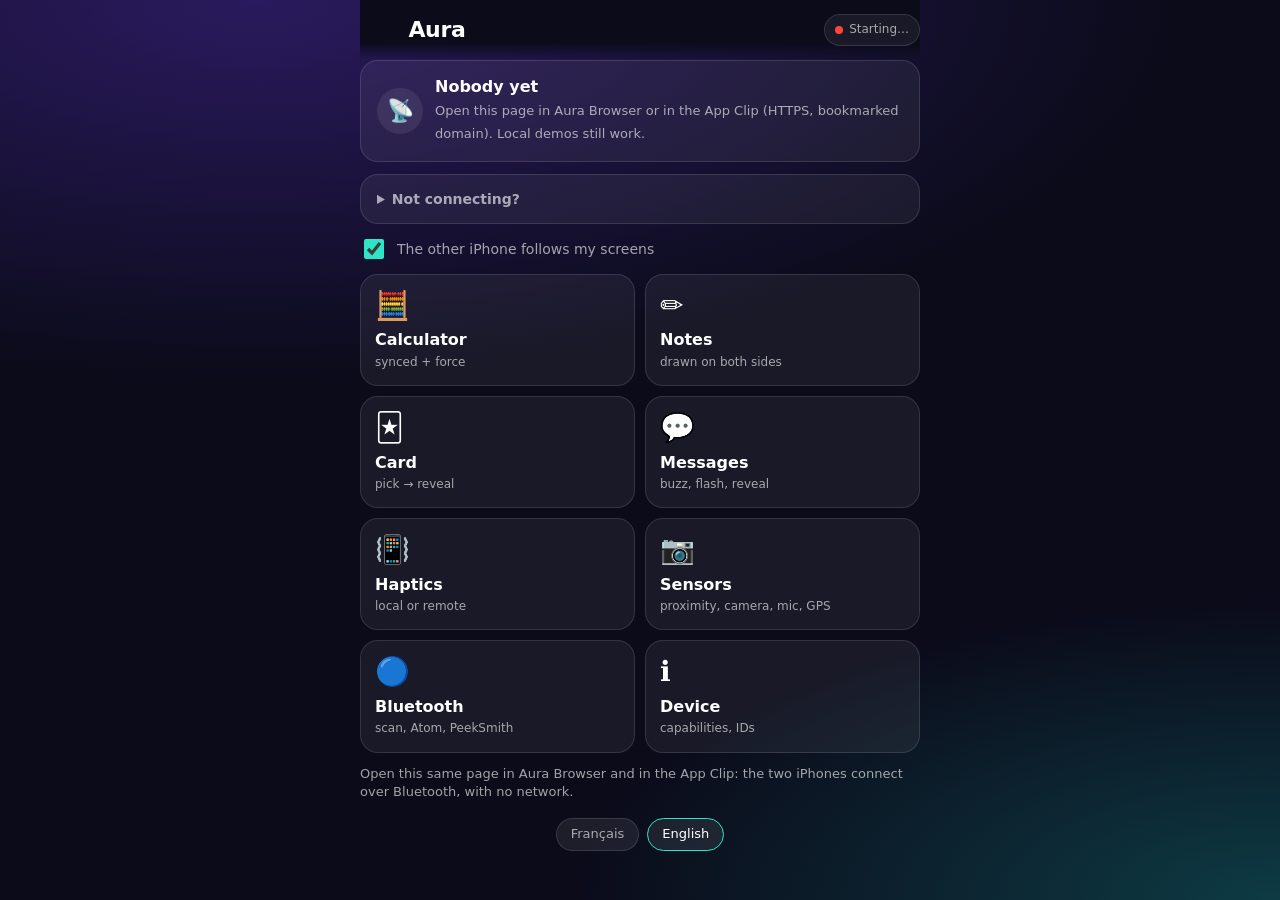
<file: index.html>
<!doctype html>
<html lang="fr">
<head>
<meta charset="utf-8">
<meta name="viewport" content="width=device-width, initial-scale=1, viewport-fit=cover, user-scalable=no">
<meta name="theme-color" content="#0b0b1a">
<title data-en="Aura · All demos">Aura · Toutes les démos</title>
<!--
  Aura · All demos — one page, opened on BOTH iPhones:
    - in Aura Browser (your iPhone)          → host: waits for the App Clip;
    - in the App Clip (scan of your tag)     → guest: looks for your iPhone and connects by itself.
  The Bluetooth link (Aura.peer) is automatic, needs no network, and stays open when you switch demos
  (navigation uses #hash, the page is never reloaded).

  Hosting: HTTPS, on a domain in your Aura bookmarks (or the domain of the App Clip's page).

  URL options:
    ?room=abc          named room (same value on both sides) instead of automatic pairing through the tag
    ?role=host|join    force the role (e.g. two Aura Browsers: ?room=abc&role=host / ?room=abc&role=join)
    ?mock=host|join    simulator to test on a computer: open two tabs, one with host, one with join
    ?lang=fr|en        language (default: the phone language)
-->
<link rel="stylesheet" href="style.css">
<script src="i18n.js"></script>
<script>
  // Simulator (computer tests only): loaded only with ?mock=…
  if (/[?&]mock=/.test(location.search)) document.write('<script src="aura-mock.js"><\/script>');
</script>
<script src="aura-atom.js"></script>
<script src="aura-peeksmith.js"></script>
</head>
<body data-role="none">

<header class="top">
  <button class="back" id="back" aria-label="Retour" data-en-aria="Back">‹</button>
  <h1 id="title">Aura</h1>
  <button id="pill" class="pill wait"><span class="dot"></span><span id="pillText" data-en="Starting…">Démarrage…</span></button>
</header>

<!-- =================================================================== HOME -->
<section class="view" id="v-home" data-title="Aura" data-title-en="Aura">
  <div class="card conn" id="connCard">
    <div class="avatar" id="avatar">📡</div>
    <div class="grow">
      <strong id="peerName" data-en="Nobody yet">Personne pour l'instant</strong>
      <span id="peerInfo">…</span>
      <small id="lastDiag" class="last-diag"></small>
    </div>
  </div>

  <details class="card room-box">
    <summary data-en="Not connecting?">Ça ne se connecte pas ?</summary>
    <p class="hint"
       data-en-html="Enter the same code on both iPhones (e.g. 1234) to link them without the tag. Leave it empty to go back to automatic pairing. Each step is logged on the &lt;a href=&quot;#info&quot;&gt;Device&lt;/a&gt; screen.">Entrez le même code sur les deux iPhones (ex. 1234) pour les relier sans passer par le tag. Laissez vide pour revenir à l'appairage automatique. Le détail de chaque étape est dans l'écran <a href="#info">Appareil</a>.</p>
    <form id="roomForm" class="row">
      <input id="roomInput" class="grow" placeholder="Code de salon" data-en-placeholder="Room code" autocomplete="off" autocapitalize="off" inputmode="numeric">
      <button class="primary" data-en="Use">Utiliser</button>
    </form>
  </details>

  <label class="switch host-only"><input type="checkbox" id="follow" checked>
    <span data-en="The other iPhone follows my screens">L'autre iPhone suit mes écrans</span></label>

  <div class="grid">
    <a class="tile" href="#calc"><b>🧮</b><span data-en="Calculator">Calculatrice</span><small data-en="synced + force">synchronisée + forçage</small></a>
    <a class="tile" href="#draw"><b>✏️</b><span>Notes</span><small data-en="drawn on both sides">reproduit dans les 2 sens</small></a>
    <a class="tile" href="#cards"><b>🃏</b><span data-en="Card">Carte</span><small data-en="pick → reveal">choix → révélation</small></a>
    <a class="tile" href="#chat"><b>💬</b><span>Messages</span><small data-en="buzz, flash, reveal">vibrer, flash, révéler</small></a>
    <a class="tile" href="#haptics"><b>📳</b><span data-en="Haptics">Haptique</span><small data-en="local or remote">locale ou à distance</small></a>
    <a class="tile" href="#sensors"><b>📷</b><span data-en="Sensors">Capteurs</span><small data-en="proximity, camera, mic, GPS">proximité, caméra, micro, GPS</small></a>
    <a class="tile" href="#ble"><b>🔵</b><span>Bluetooth</span><small data-en="scan, Atom, PeekSmith">scan, Atom, PeekSmith</small></a>
    <a class="tile" href="#info"><b>ℹ️</b><span data-en="Device">Appareil</span><small data-en="capabilities, IDs">capacités, identifiants</small></a>
  </div>
  <p class="hint" data-en="Open this same page in Aura Browser and in the App Clip: the two iPhones connect over Bluetooth, with no network.">Ouvrez cette même page dans Aura Browser et dans l'App Clip : les deux iPhones se connectent en Bluetooth, sans réseau.</p>
  <div class="lang-switch">
    <button data-lang="fr">Français</button>
    <button data-lang="en">English</button>
  </div>
</section>

<!-- =================================================================== CALCULATOR -->
<section class="view full" id="v-calc" data-title="Calculatrice" data-title-en="Calculator">
  <iframe id="calcFrame" class="app-frame" src="calc/index.html" title="Calculator"></iframe>
</section>

<!-- =================================================================== NOTES (drawing) -->
<section class="view full" id="v-draw" data-title="Notes" data-title-en="Notes">
  <iframe id="notesFrame" class="app-frame" src="notes/index.html" title="Notes"></iframe>
</section>

<!-- =================================================================== CARD -->
<section class="view" id="v-cards" data-title="Carte" data-title-en="Card">
  <div class="card peek-card">
    <h2 data-en="Card received">Carte reçue</h2>
    <div id="peek" class="peek">—</div>
  </div>
  <h2 data-en="Pick a card">Choisir une carte</h2>
  <div class="suits" id="suits">
    <button data-s="♠" class="on">♠</button><button data-s="♥" class="red">♥</button>
    <button data-s="♦" class="red">♦</button><button data-s="♣">♣</button>
  </div>
  <div class="values" id="values"></div>
  <p class="hint" data-en="The card you tap shows up on the other iPhone with a buzz (and on the PeekSmith if it is connected).">La carte touchée apparaît sur l'autre iPhone avec une vibration (et sur le PeekSmith s'il est connecté).</p>
</section>

<!-- =================================================================== MESSAGES -->
<section class="view" id="v-chat" data-title="Messages" data-title-en="Messages">
  <div class="buttons three">
    <button id="chatBuzz" class="needs-peer" data-en="📳 Buzz">📳 Vibrer</button>
    <button id="chatFlash" class="needs-peer">💡 Flash</button>
    <button id="chatPing" class="needs-peer">⏱️ Ping</button>
  </div>
  <div id="log" class="log"></div>
  <form id="chatForm" class="row">
    <input id="chatInput" class="grow" placeholder="Message…" autocomplete="off" enterkeyhint="send">
    <button class="primary needs-peer" data-en="Send">Envoyer</button>
  </form>
  <form id="revealForm" class="row">
    <input id="revealInput" class="grow" placeholder="Texte à révéler en plein écran…" data-en-placeholder="Text to reveal full screen…" autocomplete="off">
    <button class="needs-peer" data-en="Reveal">Révéler</button>
  </form>
</section>

<!-- =================================================================== HAPTICS -->
<section class="view" id="v-haptics" data-title="Haptique" data-title-en="Haptics">
  <label class="switch"><input type="checkbox" id="hapRemote"><span data-en="Play on the other iPhone">Jouer sur l'autre iPhone</span></label>
  <h2>Impact</h2>
  <div class="buttons">
    <button data-h='["impact",{"style":"light"}]' data-en="Light">Léger</button>
    <button data-h='["impact",{"style":"medium"}]' data-en="Medium">Moyen</button>
    <button data-h='["impact",{"style":"heavy"}]' data-en="Heavy">Fort</button>
    <button data-h='["impact",{"style":"soft"}]' data-en="Soft">Doux</button>
    <button data-h='["impact",{"style":"rigid"}]' data-en="Rigid">Rigide</button>
    <button data-h='["selection"]' data-en="Selection">Sélection</button>
  </div>
  <h2>Notification</h2>
  <div class="buttons three">
    <button data-h='["notification",{"style":"success"}]' data-en="✅ Success">✅ Succès</button>
    <button data-h='["notification",{"style":"warning"}]' data-en="⚠️ Warning">⚠️ Alerte</button>
    <button data-h='["notification",{"style":"error"}]' data-en="⛔ Error">⛔ Erreur</button>
  </div>
  <h2 data-en="Patterns (Core Haptics)">Motifs (Core Haptics)</h2>
  <div class="buttons">
    <button data-p="heart" data-en="❤️ Heartbeat">❤️ Battement</button>
    <button data-p="double">✌️ Double tap</button>
    <button data-p="long" data-en="〰️ Long">〰️ Longue</button>
    <button data-p="ramp" data-en="📈 Ramp">📈 Montée</button>
    <button data-p="sos">🆘 SOS</button>
    <button id="hapVibrate">navigator.vibrate</button>
  </div>
  <h2 data-en="Secret code (Morse)">Code secret (morse)</h2>
  <form id="morseForm" class="row">
    <input id="morseInput" class="grow" placeholder="Ex. AS, 7, ROUGE" data-en-placeholder="E.g. AS, 7, RED" autocomplete="off">
    <button class="primary" data-en="Buzz">Vibrer</button>
  </form>
  <p class="hint" data-en="Dot = short tap, dash = long buzz. Handy to send information to the other iPhone in secret.">Point = tap court, trait = vibration longue. Pratique pour transmettre une info en secret à l'autre iPhone.</p>
</section>

<!-- =================================================================== SENSORS -->
<section class="view" id="v-sensors" data-title="Capteurs" data-title-en="Sensors">
  <h2 data-en="Proximity sensor">Capteur de proximité</h2>
  <div class="card">
    <div class="row center">
      <div class="prox" id="proxMe"><b>✋</b><span data-en="Here">Ici</span></div>
      <div class="prox" id="proxThem"><b>📡</b><span data-en="Other iPhone">Autre iPhone</span></div>
    </div>
    <div class="row"><button class="grow" id="proxToggle" data-en="Turn on">Activer</button></div>
    <label class="switch"><input type="checkbox" id="proxSend" checked><span data-en="Tell the other iPhone (buzz)">Prévenir l'autre iPhone (vibration)</span></label>
    <p class="hint" data-en="Cover the top of the screen: iOS turns the screen off, like during a call.">Couvrez le haut de l'écran : iOS éteint l'écran comme pendant un appel.</p>
  </div>

  <h2 data-en="Camera and flash">Caméra et flash</h2>
  <div class="card">
    <video id="video" playsinline muted></video>
    <div class="buttons">
      <button id="camToggle" data-en="Open camera">Ouvrir la caméra</button>
      <button id="camSwitch" disabled data-en="↻ Front / back">↻ Avant / arrière</button>
      <button id="torchToggle" disabled>💡 Flash</button>
      <button id="camShot" disabled>📸 Photo</button>
    </div>
    <img id="shot" class="shot" alt="" hidden>
    <button id="shotSend" class="needs-peer" hidden data-en="Send the photo to the other iPhone">Envoyer la photo à l'autre iPhone</button>
    <div id="photoIn" hidden><h2 data-en="Photo received">Photo reçue</h2><img id="photoInImg" class="shot" alt=""></div>
  </div>

  <h2 data-en="Microphone">Micro</h2>
  <div class="card">
    <div class="meter"><div id="micBar"></div></div>
    <div class="row"><button class="grow" id="micToggle" data-en="Listen">Écouter</button></div>
    <label class="switch"><input type="checkbox" id="micClap"><span data-en="A clap makes the other iPhone buzz">Un claquement fait vibrer l'autre iPhone</span></label>
  </div>

  <h2 data-en="Location">Localisation</h2>
  <div class="card">
    <div id="geo" class="mono">—</div>
    <div class="row"><button class="grow" id="geoGet" data-en="Locate me">Me localiser</button></div>
  </div>
</section>

<!-- =================================================================== BLUETOOTH -->
<section class="view" id="v-ble" data-title="Bluetooth" data-title-en="Bluetooth">
  <div class="card status"><span class="dot" id="bleDot"></span><span id="bleState" data-en="Bluetooth state: …">État Bluetooth : …</span></div>

  <h2 data-en="Nearby devices">Appareils à proximité</h2>
  <div class="card">
    <div class="row"><input id="blePrefix" class="grow" placeholder="Préfixe de nom (optionnel)" data-en-placeholder="Name prefix (optional)"><button id="bleScan" data-en="Scan">Scanner</button></div>
    <ul id="bleList" class="list"></ul>
  </div>

  <h2>Electricks Atom 2</h2>
  <div class="card">
    <div class="row"><span class="grow" id="atomState" data-en="Not connected">Non connecté</span><button id="atomConnect" data-en="Connect">Connecter</button></div>
    <div class="buttons three dev-atom">
      <button data-atom="vib" data-en="📳 Buzz">📳 Vibrer</button>
      <button data-atom="g">🟢 LED</button>
      <button data-atom="off">⚫ LED off</button>
    </div>
    <label class="switch"><input type="checkbox" id="atomRelay" checked><span data-en="Buzzes when info arrives from the other iPhone">Vibre quand une info arrive de l'autre iPhone</span></label>
    <label class="switch"><input type="checkbox" id="atomRemote" checked><span data-en="A click on the Atom makes the other iPhone buzz">Un clic sur l'Atom fait vibrer l'autre iPhone</span></label>
    <pre class="tape small" id="atomLog"></pre>
  </div>

  <h2>Electricks PeekSmith 3</h2>
  <div class="card">
    <div class="row"><span class="grow" id="psState" data-en="Not connected">Non connecté</span><button id="psConnect" data-en="Connect">Connecter</button></div>
    <form id="psForm" class="row"><input id="psText" class="grow" placeholder="Texte à afficher" data-en-placeholder="Text to display"><button class="dev-ps" data-en="Show">Afficher</button></form>
    <div class="buttons three dev-ps">
      <button data-ps="vib" data-en="📳 Buzz">📳 Vibrer</button>
      <button data-ps="clear" data-en="Clear">Effacer</button>
      <button data-ps="bat" data-en="🔋 Battery">🔋 Batterie</button>
    </div>
    <label class="switch"><input type="checkbox" id="psRelay" checked><span data-en="Shows info received (card, result, message)">Affiche les infos reçues (carte, résultat, message)</span></label>
  </div>
</section>

<!-- =================================================================== DEVICE -->
<section class="view" id="v-info" data-title="Appareil" data-title-en="Device">
  <h2 data-en="Aura capabilities">Capacités d'Aura</h2>
  <div class="chips" id="caps"></div>
  <h2 data-en="Identifiers">Identifiants</h2>
  <div class="card mono" id="device">—</div>
  <h2 data-en="Link">Liaison</h2>
  <div class="card mono" id="linkInfo">—</div>
  <h2 data-en="Link log">Journal de la liaison</h2>
  <pre class="tape small diag" id="diag"></pre>
  <div class="buttons">
    <button id="reconnect" data-en="Reconnect">Reconnecter</button>
    <button id="leave" data-en="Cut the link">Couper la liaison</button>
  </div>
</section>

<div class="flash" id="flashLayer"></div>
<div class="reveal" id="reveal" hidden><div id="revealText"></div><small data-en="Tap to close">Touchez pour fermer</small></div>
<div class="toast" id="toast"></div>

<script src="app.js"></script>
</body>
</html>
</file>
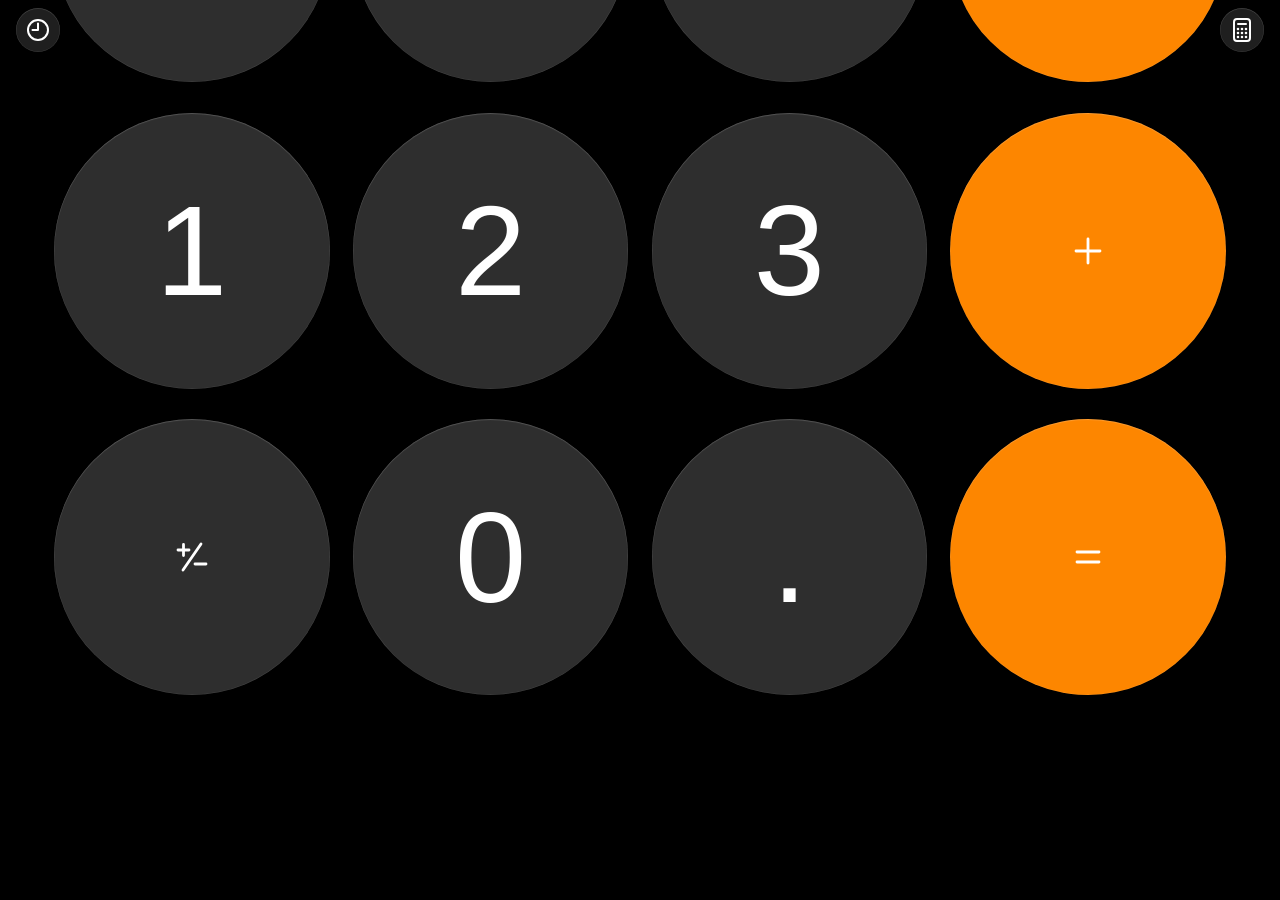
<file: calc/index.html>
<!doctype html>
<html lang="fr">
<head>
<meta charset="utf-8">
<meta name="viewport" content="width=device-width, initial-scale=1, maximum-scale=1, user-scalable=no, viewport-fit=cover">
<title data-en="Calculator">Calculette</title>
<script src="../i18n.js"></script>
<meta name="theme-color" content="#000000">
<meta name="color-scheme" content="dark">
<!--
  iPhone-style calculator, shown full screen inside aura_all/index.html (iframe).
  The parent page owns the Bluetooth link (Aura.peer) and exposes it as window.parent.AuraAll.
  - Both iPhones show the same calculation, key by key.
  - Performer side (Aura Browser): the top-right button opens Settings (force, history).
  - The top-left button goes back to the demo home screen.
-->
<style>
  :root {
    --bg: #000;
    --text: #fff;
    --muted: #8e8e93;
    --glass: #1f1f1f;
    --glass-edge: rgba(255, 255, 255, .13);
    --key-digit: #2e2e2e;
    --key-digit-pressed: #6e6e6e;
    --key-function: #565656;
    --key-function-pressed: #8e8e8e;
    --key-operator: #fd8600;
    --key-operator-pressed: #ffc800;
    --safe-top: env(safe-area-inset-top, 0px);
    --safe-bottom: env(safe-area-inset-bottom, 0px);
    --top-inset: calc(var(--safe-top) + 8px);
    /* Proportions mesurées sur la vraie calculatrice. */
    --side: 4.200vw;
    --gap: 1.800vw;
    --row-gap: 2.400vw;
    --keys-bottom: 16vw;
    --key: calc((100vw - var(--side) * 2 - var(--gap) * 3) / 4);
  }
  * { box-sizing: border-box; -webkit-tap-highlight-color: transparent; }
  html, body {
    margin: 0; height: 100%; overflow: hidden;
    background: var(--bg); color: var(--text);
    font-family: -apple-system, BlinkMacSystemFont, "SF Pro Text", "Helvetica Neue", sans-serif;
    -webkit-text-size-adjust: 100%;
    -webkit-user-select: none; user-select: none; -webkit-touch-callout: none;
    overscroll-behavior: none;
  }
  body::before {
    content: ""; position: fixed; z-index: 9; top: 0; left: 0; right: 0;
    height: var(--safe-top);
    background: var(--bg); pointer-events: none;
  }
  button {
    display: flex; align-items: center; justify-content: center;
    margin: 0; padding: 0; border: 0; background: none; color: inherit; font: inherit;
    touch-action: manipulation; -webkit-touch-callout: none;
  }
  svg {
    display: block; fill: none; stroke: currentColor;
    stroke-width: 2; stroke-linecap: round; stroke-linejoin: round;
  }

  .top {
    position: fixed; z-index: 2; top: var(--top-inset); left: 16px; right: 16px;
    display: flex; justify-content: space-between;
    pointer-events: none;
  }
  .top > * { pointer-events: auto; }
  .round {
    width: 44px; height: 44px; border-radius: 50%;
    background: var(--glass);
    box-shadow: inset 0 0 0 .5px var(--glass-edge), inset 0 1px 0 rgba(255, 255, 255, .06);
  }
  .round:active { opacity: .55; }

  .screen {
    position: fixed; left: var(--side); right: var(--side);
    bottom: calc(var(--keys-bottom) + var(--key) * 5 + var(--row-gap) * 4 + 3vw);
    text-align: right;
  }
  .expression {
    display: flex; justify-content: flex-end; margin-bottom: 1vw;
    min-height: 7.5vw; color: var(--muted); font-size: 6.250vw; line-height: 7.5vw;
    white-space: nowrap; overflow: hidden;
  }
  .display { display: flex; justify-content: flex-end; font-size: 15.600vw; line-height: 1.100; white-space: nowrap; overflow: hidden; }

  .keys {
    position: fixed; left: var(--side); right: var(--side);
    bottom: var(--keys-bottom);
    display: grid; grid-template-columns: repeat(4, 1fr); column-gap: var(--gap); row-gap: var(--row-gap);
  }
  .key {
    position: relative;
    height: var(--key); border-radius: 50%;
    background: var(--key-digit); font-size: 10vw; font-weight: 400;
    box-shadow: inset 0 1px 1px rgba(255, 255, 255, .14), inset 0 0 0 .5px rgba(255, 255, 255, .1);
    transition: transform .3s ease-out, background-color .3s ease-out;
  }
  .key.function { background: var(--key-function); }
  .key.operator { background: var(--key-operator); }
  .key.pressed {
    z-index: 1; transform: scale(1.14); background: var(--key-digit-pressed);
    transition-duration: .08s;
  }
  .key.function.pressed { background: var(--key-function-pressed); }
  .key.operator.pressed { background: var(--key-operator-pressed); }
  .key.all-clear { font-size: 8.800vw; }
  .key svg { stroke-width: 2.800; }

  /* Réglages en plein écran (magicien uniquement). */
  .menu {
    position: fixed; z-index: 3; inset: 0;
    padding: calc(var(--safe-top) + 12px) 16px calc(var(--safe-bottom) + 24px);
    overflow-y: auto; -webkit-overflow-scrolling: touch; scrollbar-width: none;
    background: #1c1c1e; font-size: 17px; line-height: 22px;
  }
  .menu::-webkit-scrollbar { display: none; }
  .menu[hidden] { display: none; }
  .menu-bar { display: flex; align-items: center; justify-content: space-between; margin-bottom: 8px; }
  .menu-bar h2 { margin: 0; font-size: 34px; line-height: 41px; font-weight: 700; }
  .menu-bar button { padding: 8px 4px; color: var(--key-operator); font-weight: 600; }
  .menu h3 { margin: 24px 16px 8px; color: #aeaeb2; font-size: 13px; line-height: 18px; font-weight: 400; text-transform: uppercase; }
  .menu .menu-note { margin: 8px 16px 0; color: #aeaeb2; font-size: 13px; line-height: 18px; }
  .menu .group { overflow: hidden; border-radius: 12px; background: #3a3a3c; }
  .menu .group + .group { margin-top: 24px; }
  .menu .row {
    display: flex; align-items: center; justify-content: space-between; gap: 12px;
    width: 100%; min-height: 48px; padding: 11px 16px; text-align: left;
  }
  .menu .row + .row { border-top: .5px solid rgba(255, 255, 255, .18); }
  .menu button.row:active { background: #48484a; }
  .menu .row input, .menu .row select {
    width: 150px; padding: 0; border: 0; background: none; color: var(--text);
    font: inherit; text-align: right; outline: none; -webkit-user-select: text; user-select: text;
  }
  .menu .row select { -webkit-appearance: none; appearance: none; text-align-last: right; color: #aeaeb2; }
  .menu .row input::placeholder { color: #8e8e93; }
  .menu .row input:disabled, .menu .row select:disabled { color: #636366; }
  .menu .danger { color: #ff453a; }
  .toggle {
    position: relative; flex: none; width: 51px; height: 31px; border-radius: 16px;
    background: #636366; transition: background-color .2s;
  }
  .toggle::after {
    content: ""; position: absolute; top: 2px; left: 2px; width: 27px; height: 27px; border-radius: 50%;
    background: #fff; box-shadow: 0 2px 4px rgba(0, 0, 0, .3); transition: transform .2s;
  }
  [aria-checked="true"] > .toggle { background: #30d158; }
  [aria-checked="true"] > .toggle::after { transform: translateX(20px); }
  .tape {
    margin: 0; padding: 12px 16px; min-height: 48px; max-height: 220px; overflow-y: auto;
    font: 15px/1.5 ui-monospace, "SF Mono", Menlo, monospace; color: #fff; white-space: pre-wrap; word-break: break-all;
  }
  .tape:empty::before { content: "—"; color: #8e8e93; }
</style>
</head>
<body>
  <header class="top">
    <button id="back-button" class="round" aria-label="Historique" data-en-aria="History">
      <svg width="24" height="24" viewBox="0 0 24 24" stroke-width="1.800"><circle cx="12" cy="12" r="10"/><path d="M12 5.500V12H6.500"/></svg>
    </button>
    <button id="menu-button" class="round" aria-label="Calculatrice">
      <svg width="24" height="26" viewBox="0 0 24 26" stroke-width="1.800"><rect x="4" y="2" width="16" height="22" rx="3"/><path d="M8 7h8"/><path d="M8 12h.01M12 12h.01M16 12h.01M8 16h.01M12 16h.01M16 16h.01M8 20h.01M12 20h.01M16 20h.01" stroke-width="2.600"/></svg>
    </button>
  </header>

  <div id="menu" class="menu" hidden>
    <div class="menu-bar">
      <h2 data-en="Settings">Réglages</h2>
      <button id="menu-close">OK</button>
    </div>
    <p class="menu-note" data-en="Only visible on your iPhone (Aura Browser).">Visible uniquement sur votre iPhone (Aura Browser).</p>

    <h3>Force</h3>
    <div class="group">
      <button id="force-mode" class="row" role="switch" aria-checked="false"><span>Force</span><span class="toggle"></span></button>
      <label class="row"><span data-en="Type">Type</span>
        <select id="force-type">
          <option value="ending" data-en="Result ending">Fin du résultat</option>
          <option value="number" data-en="Whole result">Résultat complet</option>
          <option value="time" data-en="Date and time">Date et heure</option>
          <option value="date" data-en="Today's date">Date du jour</option>
        </select>
      </label>
      <label class="row" id="force-digits-row"><span id="force-digits-label">Fin du résultat</span><input id="force-digits" type="text" inputmode="text" maxlength="15" autocomplete="off" autocapitalize="characters" autocorrect="off" spellcheck="false" placeholder="8456"></label>
    </div>
    <p class="menu-note" id="force-note"></p>

    <h3 data-en="Other iPhone">Autre iPhone</h3>
    <div class="group">
      <pre id="tape" class="tape"></pre>
      <button id="buzz-mode" class="row" role="switch" aria-checked="true"><span data-en="Buzz on every key">Vibrer à chaque touche</span><span class="toggle"></span></button>
      <button id="reset" class="row danger" data-en="Reset both calculators">Remettre les deux calculatrices à zéro</button>
    </div>
  </div>

  <section class="screen">
    <div id="expression" class="expression"></div>
    <div id="display" class="display">0</div>
  </section>

  <main class="keys">
    <button class="key function" data-key="back" aria-label="Effacer">
      <svg width="42" height="32" viewBox="0 0 42 32"><path d="M14 3h22a3 3 0 0 1 3 3v20a3 3 0 0 1-3 3H14L2 16Z"/><path d="m20 10 11 12M31 10 20 22"/></svg>
    </button>
    <button id="clear" class="key function all-clear" data-key="clear">AC</button>
    <button class="key function" data-key="percent">%</button>
    <button class="key operator" data-key="÷" aria-label="Diviser">
      <svg width="30" height="30" viewBox="0 0 30 30"><path d="M3 15h24"/><circle cx="15" cy="6" r="2" fill="currentColor" stroke="none"/><circle cx="15" cy="24" r="2" fill="currentColor" stroke="none"/></svg>
    </button>
    <button class="key" data-key="7">7</button>
    <button class="key" data-key="8">8</button>
    <button class="key" data-key="9">9</button>
    <button class="key operator" data-key="×" aria-label="Multiplier">
      <svg width="30" height="30" viewBox="0 0 30 30"><path d="m5 5 20 20M25 5 5 25"/></svg>
    </button>
    <button class="key" data-key="4">4</button>
    <button class="key" data-key="5">5</button>
    <button class="key" data-key="6">6</button>
    <button class="key operator" data-key="−" aria-label="Soustraire">
      <svg width="30" height="30" viewBox="0 0 30 30"><path d="M3 15h24"/></svg>
    </button>
    <button class="key" data-key="1">1</button>
    <button class="key" data-key="2">2</button>
    <button class="key" data-key="3">3</button>
    <button class="key operator" data-key="+" aria-label="Additionner">
      <svg width="30" height="30" viewBox="0 0 30 30"><path d="M3 15h24M15 3v24"/></svg>
    </button>
    <button class="key" data-key="sign" aria-label="Changer le signe">
      <svg width="36" height="36" viewBox="0 0 36 36"><path d="M4 11h11M9.500 5.500v11M27 5 9 31M21 25h11"/></svg>
    </button>
    <button class="key" data-key="0">0</button>
    <button class="key" data-key="comma" aria-label="Virgule">,</button>
    <button class="key operator" data-key="equals" aria-label="Égal">
      <svg width="30" height="30" viewBox="0 0 30 30"><path d="M4 10h22M4 20h22"/></svg>
    </button>
  </main>

<script>
(() => {
  'use strict';
  const MAX_DIGITS = 15;
  const DIGIT_WIDTH_EM = .62;
  // Lien avec la page parente (aura_all/index.html). Seule, la calculatrice marche quand même.
  const hub = (() => { try { return window.parent !== window ? window.parent.AuraAll : null; } catch (_) { return null; } })();
  const isHost = () => !!(hub && hub.isHost());
  const send = (msg) => { if (hub) hub.send(msg); };
  const haptic = (...a) => { if (hub) hub.haptic(...a); };

  const display = document.getElementById('display');
  const expression = document.getElementById('expression');
  const clearKey = document.getElementById('clear');
  const keys = document.querySelector('.keys');

  let terms = [];       // nombres { raw, value } et opérateurs, en alternance
  let entry = '';       // saisie en cours, telle que tapée
  let result = null;
  let lastExpression = '';
  // Forçage, partagé entre les deux iPhones (seul le magicien le règle).
  let force = { on: false, type: 'ending', digits: '' };

  const NUMBER_FORMAT = (() => {
    const options = { maximumFractionDigits: 10 };
    try { return new Intl.NumberFormat(`${navigator.language}-u-nu-latn`, options); }
    catch { return new Intl.NumberFormat('fr-FR', options); }
  })();
  const DECIMAL = NUMBER_FORMAT.formatToParts(1.5).find((part) => part.type === 'decimal')?.value || ',';
  const ERROR_TEXT = (window.LANG || navigator.language).toLowerCase().startsWith('fr') ? 'Erreur' : 'Error';
  const commaKey = keys.querySelector('[data-key="comma"]');
  commaKey.textContent = DECIMAL;

  const isOperator = (term) => typeof term === 'string';
  const entryValue = () => parseFloat(entry) || 0;
  const countDigits = (text) => text.replace(/\D/g, '').length;

  function formatNumber(value) {
    if (!Number.isFinite(value)) return ERROR_TEXT;
    if (Math.abs(value) >= 1e15) return value.toExponential(6).replace('.', DECIMAL);
    return NUMBER_FORMAT.format(value).replace(/ /g, ' ');
  }
  function formatEntry() {
    const [whole, decimals] = entry.split('.');
    const grouped = formatNumber(parseFloat(whole) || 0);
    const sign = entry.startsWith('-') && !grouped.startsWith('-') ? '-' : '';
    return sign + grouped + (decimals === undefined ? '' : DECIMAL + decimals);
  }
  function formatTerms(list) {
    return list.map((term) => (isOperator(term) ? term : formatNumber(term.value))).join('');
  }

  // × et ÷ d'abord, puis + et −.
  function evaluate(list) {
    const sums = [list[0].value];
    const signs = [];
    for (let i = 1; i < list.length; i += 2) {
      const operator = list[i];
      const value = list[i + 1].value;
      if (operator === '×') sums[sums.length - 1] *= value;
      else if (operator === '÷') sums[sums.length - 1] /= value;
      else { signs.push(operator); sums.push(value); }
    }
    const total = sums.reduce((sum, value, i) => (signs[i - 1] === '−' ? sum - value : sum + value));
    return Number(total.toPrecision(14));
  }

  const pad = (n) => String(n).padStart(2, '0');
  // Force : « fin du résultat » remplace les derniers chiffres (X garde le vrai chiffre),
  // les autres types remplacent tout le résultat.
  function forced(value) {
    if (!force.on || !Number.isFinite(value)) return value;
    const d = new Date();
    if (force.type === 'time') return Number(pad(d.getDate()) + pad(d.getMonth() + 1) + pad(d.getHours()) + pad(d.getMinutes()));
    if (force.type === 'date') return Number(pad(d.getDate()) + pad(d.getMonth() + 1) + d.getFullYear());
    if (force.type === 'number') {
      const n = Number(String(force.digits).replace(',', '.'));
      return force.digits && Number.isFinite(n) ? n : value;
    }
    const digits = force.digits;
    if (!digits) return value;
    const whole = String(Math.trunc(Math.abs(value)));
    if (!/^\d+$/.test(whole)) return value;
    const padded = whole.padStart(digits.length, '0');
    const start = padded.length - digits.length;
    const end = [...digits].map((digit, i) => (digit === 'X' ? padded[start + i] : digit)).join('');
    return (value < 0 ? -1 : 1) * Number(padded.slice(0, start) + end);
  }

  function fitText(element, text) {
    element.style.fontSize = '';
    const size = parseFloat(getComputedStyle(element).fontSize);
    const fitting = element.clientWidth / (Math.max(text.length, 1) * DIGIT_WIDTH_EM);
    element.textContent = text;
    element.style.fontSize = `${Math.min(size, fitting)}px`;
  }

  function render() {
    const done = result !== null;
    const typed = formatTerms(terms) + (entry ? formatEntry() : '');
    fitText(display, done ? formatNumber(result) : typed || '0');
    fitText(expression, done ? lastExpression : '');
    const empty = done || !typed;
    clearKey.textContent = empty ? 'AC' : 'C';
    clearKey.classList.toggle('all-clear', empty);
  }

  function clearAll() { terms = []; entry = ''; result = null; }
  function pushEntry() {
    if (entry) terms.push({ raw: entry, value: entryValue() });
    entry = '';
  }
  function typeDigit(digit) {
    if (result !== null) clearAll();
    if (countDigits(entry) < MAX_DIGITS) entry += digit;
  }
  function typeComma() {
    if (result !== null) clearAll();
    if (entry.includes('.')) return;
    entry = `${entry || '0'}.`;
  }
  function typeOperator(operator) {
    if (result !== null) { terms = [{ value: result }]; result = null; }
    pushEntry();
    if (!terms.length) terms.push({ value: 0 });
    if (isOperator(terms[terms.length - 1])) terms[terms.length - 1] = operator;
    else terms.push(operator);
  }
  function negate() {
    if (result !== null) result = -result;
    else if (entry) entry = entry.startsWith('-') ? entry.slice(1) : `-${entry}`;
  }
  function percent() {
    if (result !== null) result /= 100;
    else if (entry) entry = String(entryValue() / 100);
  }
  function backspace() {
    if (result !== null) return;
    if (entry) entry = entry.slice(0, -1);
    else if (terms.length) {
      terms.pop();
      const { raw, value } = terms.pop();
      entry = raw ?? String(value);
    }
  }
  // Renvoie true si le résultat a été forcé.
  function equals() {
    pushEntry();
    if (isOperator(terms[terms.length - 1])) terms.pop();
    if (!terms.length) return false;
    lastExpression = formatTerms(terms);
    const value = evaluate(terms);
    // La force ne touche que le premier = : un calcul qui repart du résultat reste exact.
    result = terms[0].raw === undefined ? value : forced(value);
    terms = [];
    return result !== value;
  }

  const actions = { clear: clearAll, back: backspace, percent, sign: negate, comma: typeComma };
  function apply(key) {
    if (key === 'equals') return equals();
    if (actions[key]) actions[key]();
    else if (/\d/.test(key)) typeDigit(key);
    else typeOperator(key);
    return false;
  }

  // ---------- Touches ----------
  function releaseKeys() { keys.querySelectorAll('.pressed').forEach((key) => key.classList.remove('pressed')); }
  keys.addEventListener('pointerdown', (event) => { event.target.closest('.key')?.classList.add('pressed'); });
  for (const type of ['pointerup', 'pointercancel']) document.addEventListener(type, releaseKeys);

  const state = () => ({ terms, entry, result, lastExpression });
  keys.addEventListener('click', (event) => {
    const key = event.target.closest('[data-key]')?.dataset.key;
    if (!key) return;
    const wasForced = apply(key);
    render();
    tapeKey(key);
    send({ t: 'calc.state', k: key, s: state(), forced: wasForced });
  });

  // ---------- Synchronisation (appelée par la page parente) ----------
  const LABELS = { back: '⌫', clear: ' [AC]\n', percent: '%', sign: '±', comma: ',', equals: '=' };
  function tapeKey(key) {
    const tape = document.getElementById('tape');
    if (key === 'equals') tape.textContent += ' = ' + display.textContent + '\n';
    else if (key === 'clear') tape.textContent += LABELS.clear;
    else if (/[÷×−+]/.test(key)) tape.textContent += ' ' + key + ' ';
    else tape.textContent += LABELS[key] || key;
    tape.scrollTop = tape.scrollHeight;
  }
  function flashKey(key) {
    const el = keys.querySelector(`[data-key="${CSS.escape(key)}"]`);
    if (!el) return;
    el.classList.add('pressed');
    setTimeout(() => el.classList.remove('pressed'), 160);
  }

  window.auraIncoming = (msg) => {
    if (msg.t === 'calc.state') {
      ({ terms, entry, result, lastExpression } = msg.s);
      render();
      flashKey(msg.k);
      tapeKey(msg.k);
      if (isHost() && buzz) haptic(msg.k === 'equals' ? 'notification' : 'selection', msg.k === 'equals' ? { style: 'success' } : undefined);
      if (msg.k === 'equals' && hub) hub.relay(display.textContent);
    } else if (msg.t === 'calc.force') {
      force = msg.force;
      showForce();
    } else if (msg.t === 'calc.sync') {
      ({ terms, entry, result, lastExpression } = msg.s);
      force = msg.force;
      render(); showForce();
    }
  };
  // À la connexion, le magicien envoie son état (calcul + forçage) au spectateur.
  window.auraSync = () => { if (isHost()) send({ t: 'calc.sync', s: state(), force }); };
  window.auraRefresh = () => {
    document.getElementById('menu-button').style.visibility = '';
    render();
  };

  // ---------- Réglages (magicien) ----------
  const menu = document.getElementById('menu');
  document.getElementById('back-button').addEventListener('click', () => { if (hub) hub.back(); });
  document.getElementById('menu-button').addEventListener('click', () => {
    if (hub && !isHost()) return;            // spectateur : le bouton ne fait rien
    menu.hidden = false;
  });
  document.getElementById('menu-close').addEventListener('click', () => {
    menu.hidden = true;
    document.activeElement.blur();
  });

  const forceButton = document.getElementById('force-mode');
  const forceType = document.getElementById('force-type');
  const forceInput = document.getElementById('force-digits');
  const tr = window.tr || ((fr) => fr);
  const NOTES = {
    ending: tr('Le premier = de chaque calcul se termine par ces chiffres. Un X garde le vrai chiffre : 845X laisse le dernier exact.',
      'The first = of each calculation ends with these digits. An X keeps the real digit: 845X leaves the last one exact.'),
    number: tr('Le premier = de chaque calcul affiche exactement ce nombre.', 'The first = of each calculation shows exactly this number.'),
    time: tr('Le premier = affiche la date et l\'heure du moment : JJMMHHMM.', 'The first = shows the current date and time: DDMMHHMM.'),
    date: tr('Le premier = affiche la date du jour : JJMMAAAA.', 'The first = shows today\'s date: DDMMYYYY.'),
  };
  function showForce() {
    forceButton.setAttribute('aria-checked', force.on);
    forceType.value = force.type;
    forceType.disabled = !force.on;
    const needsDigits = force.type === 'ending' || force.type === 'number';
    document.getElementById('force-digits-row').style.display = needsDigits ? '' : 'none';
    document.getElementById('force-digits-label').textContent = force.type === 'number' ? tr('Résultat', 'Result') : tr('Fin du résultat', 'Result ending');
    forceInput.disabled = !force.on;
    forceInput.value = force.digits;
    forceInput.placeholder = force.type === 'number' ? '1234' : '8456';
    document.getElementById('force-note').textContent = NOTES[force.type];
  }
  const shareForce = () => { showForce(); send({ t: 'calc.force', force }); };
  forceButton.addEventListener('click', () => { force = { ...force, on: !force.on }; shareForce(); haptic('selection'); });
  forceType.addEventListener('change', () => { force = { ...force, type: forceType.value, digits: '' }; shareForce(); });
  forceInput.addEventListener('input', () => {
    const digits = force.type === 'number'
      ? forceInput.value.replace(/[^0-9,.-]/g, '').slice(0, 15)
      : forceInput.value.toUpperCase().replace(/[^0-9X]/g, '').slice(0, 10);
    force = { ...force, digits };
    forceInput.value = digits;
    send({ t: 'calc.force', force });
  });

  let buzz = true;
  const buzzButton = document.getElementById('buzz-mode');
  buzzButton.addEventListener('click', () => { buzz = !buzz; buzzButton.setAttribute('aria-checked', buzz); });
  document.getElementById('reset').addEventListener('click', () => {
    clearAll(); lastExpression = ''; render();
    document.getElementById('tape').textContent = '';
    send({ t: 'calc.state', k: 'clear', s: state(), forced: false });
    menu.hidden = true;
  });

  document.addEventListener('contextmenu', (event) => { if (event.target.tagName !== 'INPUT') event.preventDefault(); });
  window.addEventListener('resize', render);
  showForce();
  render();
})();
</script>
</body>
</html>
</file>
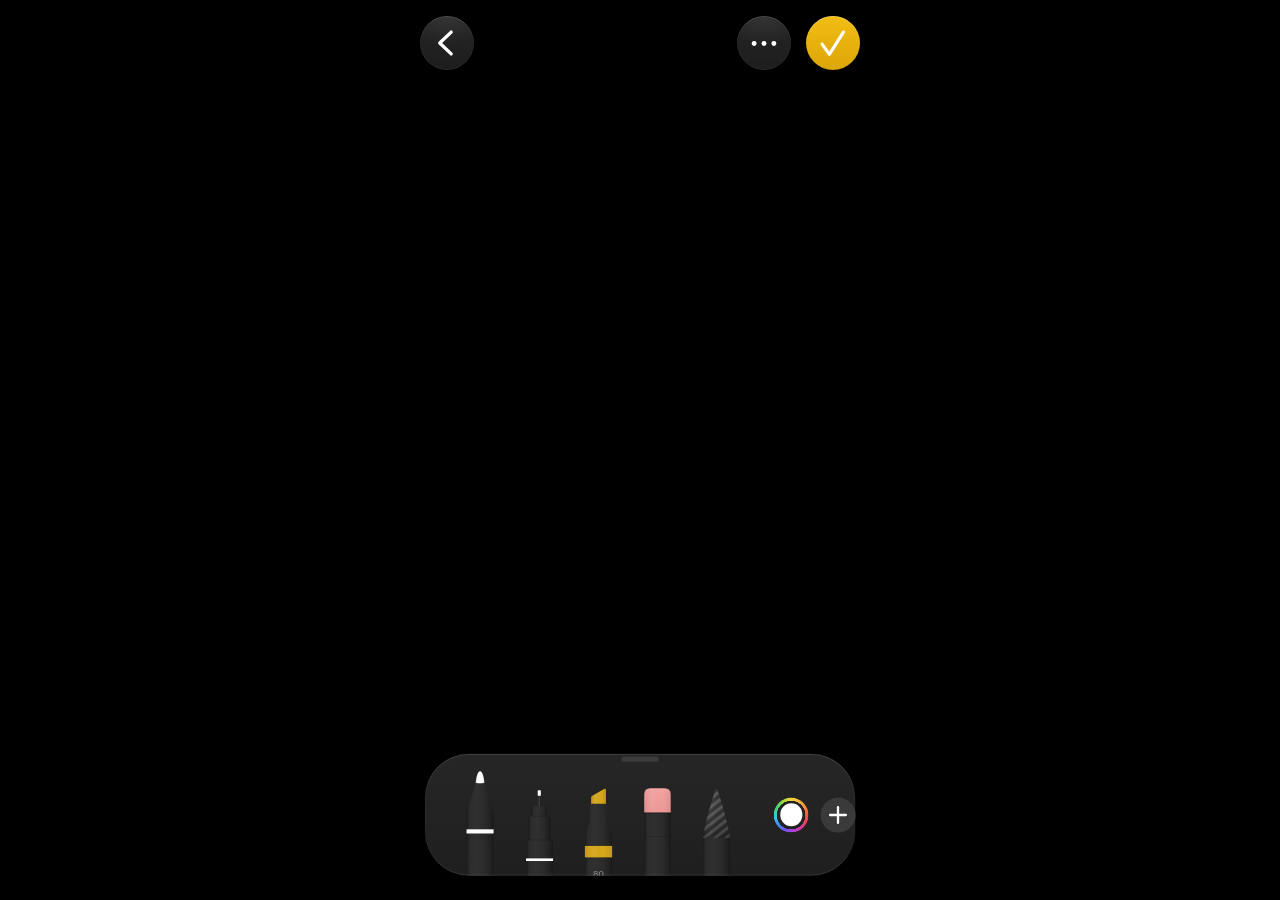
<file: notes/index.html>
<!DOCTYPE html>
<html lang="fr">
<head>
  <meta charset="utf-8" />
  <meta name="viewport" content="width=device-width, initial-scale=1, maximum-scale=1, user-scalable=no, viewport-fit=cover" />
  <meta name="apple-mobile-web-app-capable" content="yes" />
  <meta name="mobile-web-app-capable" content="yes" />
  <meta name="apple-mobile-web-app-status-bar-style" content="black-translucent" />
  <meta name="apple-mobile-web-app-title" content="Notes" />
  <meta name="theme-color" content="#000000" />
  <title>Notes</title>
  <link rel="stylesheet" href="styles.css" />
  <script src="../i18n.js"></script>
</head>
<body>
  <canvas id="base"></canvas>
  <canvas id="live"></canvas>

  <div id="ui">
    <!-- Barre du haut -->
    <button class="round-btn glass" id="btn-back" aria-label="Retour" data-en-aria="Back">
      <svg viewBox="0 0 104 104"><path d="M60 31 L38 52 L60 73" fill="none" stroke="#fff" stroke-width="6.4" stroke-linecap="round" stroke-linejoin="round"/></svg>
    </button>
    <button class="round-btn glass" id="btn-more" aria-label="Plus d'options" data-en-aria="More options">
      <svg viewBox="0 0 104 104"><circle cx="33" cy="53" r="4.7" fill="#fff"/><circle cx="52" cy="53" r="4.7" fill="#fff"/><circle cx="71" cy="53" r="4.7" fill="#fff"/></svg>
    </button>
    <button class="round-btn" id="btn-done" aria-label="Terminé" data-en-aria="Done">
      <svg class="ic-check" viewBox="0 0 104 104"><path d="M31 54 L45 74 L72 31" fill="none" stroke="#fff" stroke-width="6" stroke-linecap="round" stroke-linejoin="round"/></svg>
      <svg class="ic-markup" viewBox="0 0 104 104"><path d="M52 26 C55 26 58 38 59 46 C62 56 66 66 66 74 L66 80 L38 80 L38 74 C38 66 42 56 45 46 C46 38 49 26 52 26 Z" fill="none" stroke="#fff" stroke-width="5" stroke-linejoin="round"/><path d="M45.5 44 L58.5 44" stroke="#fff" stroke-width="5"/></svg>
    </button>

    <!-- Palette d'outils -->
    <div id="toolbar">
      <svg id="toolbar-svg" viewBox="0 0 828 234" preserveAspectRatio="none">
        <defs>
          <clipPath id="tb-clip"><rect x="0" y="0" width="828" height="234" rx="84" ry="84"/></clipPath>
          <linearGradient id="tb-fill" x1="0" y1="0" x2="0" y2="1">
            <stop offset="0" stop-color="#262626"/>
            <stop offset="1" stop-color="#1f1f1f"/>
          </linearGradient>
          <linearGradient id="tb-rim" x1="0" y1="0" x2="0" y2="1">
            <stop offset="0" stop-color="#ffffff" stop-opacity="0.16"/>
            <stop offset="0.35" stop-color="#ffffff" stop-opacity="0.05"/>
            <stop offset="0.8" stop-color="#ffffff" stop-opacity="0.04"/>
            <stop offset="1" stop-color="#ffffff" stop-opacity="0.13"/>
          </linearGradient>
          <!-- Corps cylindrique des outils -->
          <linearGradient id="body" x1="0" y1="0" x2="1" y2="0">
            <stop offset="0" stop-color="#1b1b1b"/>
            <stop offset="0.12" stop-color="#2c2c2c"/>
            <stop offset="0.38" stop-color="#303030"/>
            <stop offset="0.7" stop-color="#2a2a2a"/>
            <stop offset="0.92" stop-color="#202020"/>
            <stop offset="1" stop-color="#171717"/>
          </linearGradient>
          <linearGradient id="body-v" x1="0" y1="0" x2="0" y2="1">
            <stop offset="0" stop-color="#000" stop-opacity="0"/>
            <stop offset="0.7" stop-color="#000" stop-opacity="0"/>
            <stop offset="1" stop-color="#fff" stop-opacity="0.05"/>
          </linearGradient>
          <linearGradient id="shade" x1="0" y1="0" x2="1" y2="0">
            <stop offset="0" stop-color="#000" stop-opacity="0.22"/>
            <stop offset="0.35" stop-color="#fff" stop-opacity="0.08"/>
            <stop offset="0.7" stop-color="#000" stop-opacity="0"/>
            <stop offset="1" stop-color="#000" stop-opacity="0.2"/>
          </linearGradient>
          <linearGradient id="pink" x1="0" y1="0" x2="0" y2="1">
            <stop offset="0" stop-color="#f3a4a2"/>
            <stop offset="1" stop-color="#ec9896"/>
          </linearGradient>
          <pattern id="stripes" width="13" height="13" patternUnits="userSpaceOnUse" patternTransform="rotate(-38)">
            <rect width="13" height="13" fill="#262626"/>
            <rect width="13" height="6" fill="#4d4d4d"/>
          </pattern>
          <linearGradient id="lasso-fade" x1="0" y1="0" x2="0" y2="1">
            <stop offset="0" stop-color="#fff" stop-opacity="0.06"/>
            <stop offset="1" stop-color="#000" stop-opacity="0.15"/>
          </linearGradient>
        </defs>

        <rect x="0" y="0" width="828" height="234" rx="84" ry="84" fill="url(#tb-fill)"/>

        <g clip-path="url(#tb-clip)">
          <!-- Stylo -->
          <g class="tool" data-tool="pen" transform="translate(0 33)">
            <g class="lift">
              <rect class="hit" x="72" y="0" width="68" height="300" fill="transparent"/>
              <path d="M106 33 C111 33 114 48 115 57 C120 80 132 105 132 125 L132 320 L80 320 L80 125 C80 105 92 80 97 57 C98 48 101 33 106 33 Z" fill="url(#body)"/>
              <path d="M106 33 C111 33 114 48 115 57 C120 80 132 105 132 125 L132 320 L80 320 L80 125 C80 105 92 80 97 57 C98 48 101 33 106 33 Z" fill="url(#body-v)"/>
              <path class="tint" d="M106 33 C110.6 33 113.4 45 114.4 55.5 Q106 57.5 97.6 55.5 C98.6 45 101.4 33 106 33 Z" fill="#ffffff"/>
              <path d="M106 33 C110.6 33 113.4 45 114.4 55.5 Q106 57.5 97.6 55.5 C98.6 45 101.4 33 106 33 Z" fill="url(#shade)" opacity="0.6"/>
              <rect class="tint" x="80" y="145" width="52" height="8" fill="#ffffff"/>
            </g>
          </g>

          <!-- Feutre fin (monoline) -->
          <g class="tool" data-tool="fineliner">
            <g class="lift">
              <rect class="hit" x="186" y="40" width="68" height="300" fill="transparent"/>
              <rect x="218.6" y="78" width="2.8" height="24" fill="#3a3a3a"/>
              <rect class="tint" x="217" y="70" width="6" height="10.5" rx="1" fill="#ffffff"/>
              <path d="M205 102 Q205 100 207 100 L233 100 Q235 100 235 102 L235 120 L205 120 Z" fill="url(#body)"/>
              <path d="M199 121 Q199 119 201 119 L239 119 Q241 119 241 121 L241 166 L199 166 Z" fill="url(#body)"/>
              <path d="M195 167 Q195 165 197 165 L244 165 Q246 165 246 167 L246 320 L195 320 Z" fill="url(#body)"/>
              <path d="M195 167 Q195 165 197 165 L244 165 Q246 165 246 167 L246 320 L195 320 Z" fill="url(#body-v)"/>
              <rect x="205" y="119" width="30" height="1.2" fill="#000" opacity="0.35"/>
              <rect x="199" y="165" width="42" height="1.2" fill="#000" opacity="0.35"/>
              <rect class="tint" x="194.5" y="201" width="52" height="5" fill="#ffffff"/>
            </g>
          </g>

          <!-- Surligneur -->
          <g class="tool" data-tool="marker">
            <g class="lift">
              <rect class="hit" x="300" y="40" width="68" height="300" fill="transparent"/>
              <path class="tint" d="M321.5 80.8 L344.6 67.4 Q348.3 65.4 348.3 69.6 L348.3 97 L319.7 97 L319.7 84 Q319.7 81.9 321.5 80.8 Z" fill="#d6a71b"/>
              <path d="M321.5 80.8 L344.6 67.4 Q348.3 65.4 348.3 69.6 L348.3 97 L319.7 97 L319.7 84 Q319.7 81.9 321.5 80.8 Z" fill="url(#shade)" opacity="0.55"/>
              <path d="M318 96 L349.4 96 L349.4 126 C349.4 140 360.2 144 360.2 160 L360.2 320 L307.8 320 L307.8 160 C307.8 144 318 140 318 126 Z" fill="url(#body)"/>
              <path d="M318 96 L349.4 96 L349.4 126 C349.4 140 360.2 144 360.2 160 L360.2 320 L307.8 320 L307.8 160 C307.8 144 318 140 318 126 Z" fill="url(#body-v)"/>
              <rect class="tint" x="307.8" y="177" width="52.4" height="22" fill="#d6a71b"/>
              <rect x="307.8" y="177" width="52.4" height="22" fill="url(#shade)" opacity="0.45"/>
              <text class="op-label" x="334" y="236" text-anchor="middle">80</text>
            </g>
          </g>

          <!-- Gomme -->
          <g class="tool" data-tool="eraser">
            <g class="lift">
              <rect class="hit" x="414" y="40" width="68" height="300" fill="transparent"/>
              <path d="M422 113 L422 78 Q422 66 434 66 L461 66 Q473 66 473 78 L473 113 Z" fill="url(#pink)"/>
              <path d="M422 113 L422 78 Q422 66 434 66 L461 66 Q473 66 473 78 L473 113 Z" fill="url(#shade)" opacity="0.35"/>
              <rect x="422" y="113" width="51" height="210" fill="url(#body)"/>
              <rect x="422" y="113" width="51" height="210" fill="url(#body-v)"/>
              <rect x="422" y="113" width="51" height="1.5" fill="#000" opacity="0.35"/>
              <rect x="422" y="158.5" width="51" height="1" fill="#000" opacity="0.28"/>
            </g>
          </g>

          <!-- Lasso -->
          <g class="tool" data-tool="lasso">
            <g class="lift">
              <rect class="hit" x="527" y="40" width="68" height="300" fill="transparent"/>
              <path d="M561 66 C563.5 66 585 138 587 162 L535 162 C537 138 558.5 66 561 66 Z" fill="url(#stripes)"/>
              <path d="M561 66 C563.5 66 585 138 587 162 L535 162 C537 138 558.5 66 561 66 Z" fill="url(#shade)" opacity="0.5"/>
              <path d="M561 66 C563.5 66 585 138 587 162 L535 162 C537 138 558.5 66 561 66 Z" fill="url(#lasso-fade)"/>
              <rect x="535" y="162" width="52" height="160" fill="url(#body)"/>
              <rect x="535" y="162" width="52" height="160" fill="url(#body-v)"/>
            </g>
          </g>
        </g>

        <rect x="0.75" y="0.75" width="826.5" height="232.5" rx="83.25" ry="83.25" fill="none" stroke="url(#tb-rim)" stroke-width="1.5"/>
        <rect id="grabber" x="378" y="5" width="72" height="10" rx="5" fill="#3b3b3b"/>
      </svg>

      <button id="btn-color" aria-label="Couleurs" data-en-aria="Colors"><span class="ring"></span><span class="swatch"></span></button>
      <button id="btn-plus" aria-label="Ajouter" data-en-aria="Add">
        <svg viewBox="0 0 66 66"><path d="M33 18 V48 M18 33 H48" stroke="#fff" stroke-width="4.4" stroke-linecap="round"/></svg>
      </button>
    </div>

    <!-- Popover réglages outil -->
    <div id="pop-tool" class="popover hidden">
      <div class="widths"></div>
      <div class="opacity-row">
        <input type="range" id="opacity" min="5" max="100" step="1" />
        <span id="opacity-val">100 %</span>
      </div>
      <div class="eraser-mode">
        <button data-mode="pixel" data-en="Pixel eraser">Gomme pixel</button>
        <button data-mode="object" data-en="Object eraser">Gomme objet</button>
      </div>
    </div>

    <!-- Popover couleurs -->
    <div id="pop-color" class="popover hidden">
      <div class="pop-title"><span data-en="Colors">Couleurs</span><button class="close" aria-label="Fermer" data-en-aria="Close">✕</button></div>
      <div class="grid"></div>
      <div class="swatches"></div>
    </div>

    <!-- Menus -->
    <div id="menu-more" class="menu hidden">
      <button data-act="undo"><span data-en="Undo">Annuler</span><svg viewBox="0 0 24 24"><path d="M9 14 4 9l5-5M4 9h10.5a5.5 5.5 0 0 1 0 11H11"/></svg></button>
      <button data-act="redo"><span data-en="Redo">Rétablir</span><svg viewBox="0 0 24 24"><path d="m15 14 5-5-5-5M20 9H9.5a5.5 5.5 0 0 0 0 11H13"/></svg></button>
      <div class="sep"></div>
      <button data-act="export"><span data-en="Export image">Exporter l'image</span><svg viewBox="0 0 24 24"><path d="M12 3v12M7 8l5-5 5 5M5 13v6a2 2 0 0 0 2 2h10a2 2 0 0 0 2-2v-6"/></svg></button>
      <button data-act="clear" class="danger"><span data-en="Clear all">Tout effacer</span><svg viewBox="0 0 24 24"><path d="M4 7h16M10 11v6M14 11v6M5 7l1 12a2 2 0 0 0 2 2h8a2 2 0 0 0 2-2l1-12M9 7V4h6v3"/></svg></button>
    </div>
    <div id="menu-plus" class="menu hidden">
      <button data-act="text"><span data-en="Add text">Ajouter du texte</span><svg viewBox="0 0 24 24"><path d="M5 6V4h14v2M12 4v16M9 20h6"/></svg></button>
      <button data-act="image"><span data-en="Insert image">Insérer une image</span><svg viewBox="0 0 24 24"><rect x="3" y="4" width="18" height="16" rx="2"/><circle cx="9" cy="10" r="2"/><path d="m21 16-5-5-9 9"/></svg></button>
    </div>
    <input type="file" id="file" accept="image/*" hidden />
  </div>

  <script src="app.js"></script>
</body>
</html>
</file>
<file: style.css>
/* Aura · Toutes les démos */
:root {
  --bg: #0b0b1a; --panel: rgba(255,255,255,.06); --line: rgba(255,255,255,.12);
  --text: #fff; --muted: rgba(255,255,255,.62);
  --accent: #2ee6c5; --violet: #a78bfa; --me: #7c5cff; --them: #22d3c5;
  --ok: #34c759; --warn: #ff9f0a; --err: #ff453a;
}
* { box-sizing: border-box; -webkit-tap-highlight-color: transparent; }
html, body { margin: 0; min-height: 100%; }
body {
  background: radial-gradient(120% 70% at 20% 0%, #2a1a5e 0%, transparent 60%),
              radial-gradient(100% 60% at 100% 100%, #0d3b44 0%, transparent 55%), var(--bg);
  background-attachment: fixed;
  color: var(--text); font: 16px/1.45 -apple-system, BlinkMacSystemFont, "SF Pro Text", system-ui, sans-serif;
  -webkit-user-select: none; user-select: none; overscroll-behavior: none;
  padding: 0 16px calc(env(safe-area-inset-bottom) + 24px);
}
a { color: var(--accent); text-decoration: none; }
button, input, select { font: inherit; color: inherit; }
button {
  font-weight: 600; background: rgba(255,255,255,.08); border: 1px solid var(--line);
  border-radius: 14px; padding: 12px 10px; cursor: pointer;
}
button:active:not(:disabled) { transform: scale(.96); }
button:disabled { opacity: .35; }
button.primary { background: linear-gradient(135deg, var(--accent), #4fd0ff); color: #04121a; border: 0; }
input, select {
  min-width: 0; padding: 12px 14px; border-radius: 14px; border: 1px solid var(--line);
  background: rgba(0,0,0,.35); outline: none; -webkit-user-select: text; user-select: text;
}
select { -webkit-appearance: none; appearance: none; }
h2 { font-size: 12px; text-transform: uppercase; letter-spacing: .08em; color: var(--muted); margin: 8px 0 0; font-weight: 600; }
p { margin: 0; }
.hint { font-size: 13px; color: var(--muted); }
.mono { font: 13px/1.6 ui-monospace, "SF Mono", Menlo, monospace; white-space: pre-wrap; word-break: break-all;
  -webkit-user-select: text; user-select: text; }
.grow { flex: 1; }
.row { display: flex; gap: 8px; align-items: center; }
.row.center { justify-content: center; gap: 16px; }
[hidden] { display: none !important; }

/* ---------- En-tête ---------- */
.top {
  position: sticky; top: 0; z-index: 10; max-width: 560px; margin: 0 auto;
  display: flex; align-items: center; gap: 10px;
  padding: calc(env(safe-area-inset-top) + 10px) 0 10px;
  background: linear-gradient(var(--bg) 70%, transparent);
}
.top h1 { flex: 1; font-size: 22px; margin: 0; letter-spacing: -.3px; white-space: nowrap; overflow: hidden; text-overflow: ellipsis; }
.back { font-size: 30px; line-height: 1; padding: 2px 12px 6px; border-radius: 12px; visibility: hidden; }
body.sub .back { visibility: visible; }
.pill {
  font-size: 12px; font-weight: 500; padding: 6px 10px; border-radius: 99px; background: var(--panel);
  color: var(--muted); white-space: nowrap; display: flex; align-items: center; gap: 6px; max-width: 48vw;
}
.pill span:last-child { overflow: hidden; text-overflow: ellipsis; }
.dot { width: 8px; height: 8px; border-radius: 50%; background: var(--muted); flex: none; }
.ok .dot, .dot.ok { background: var(--ok); box-shadow: 0 0 8px var(--ok); }
.wait .dot, .dot.wait { background: var(--warn); animation: pulse 1.2s infinite; }
.err .dot, .dot.err { background: var(--err); }
@keyframes pulse { 50% { opacity: .3; } }

/* ---------- Vues ---------- */
.view { display: none; max-width: 560px; margin: 0 auto; flex-direction: column; gap: 12px; }
.view.show { display: flex; animation: enter .18s ease-out; }
@keyframes enter { from { opacity: 0; transform: translateY(6px); } }
.card { background: var(--panel); border: 1px solid var(--line); border-radius: 18px; padding: 14px 16px;
  display: flex; flex-direction: column; gap: 10px; }
.status { flex-direction: row; align-items: center; font-size: 14px; color: var(--muted); }
.buttons { display: grid; grid-template-columns: repeat(2, 1fr); gap: 8px; }
.buttons.three { grid-template-columns: repeat(3, 1fr); }
.switch { display: flex; align-items: center; gap: 10px; font-size: 14px; color: var(--muted); cursor: pointer; }
.switch input { width: 20px; height: 20px; accent-color: var(--accent); padding: 0; }
body:not([data-role="host"]) .host-only { display: none; }

/* ---------- Accueil ---------- */
.conn { flex-direction: row; align-items: center; gap: 12px; }
.conn strong { display: block; }
.conn span { color: var(--muted); font-size: 13px; }
.avatar { width: 46px; height: 46px; border-radius: 50%; display: grid; place-items: center; font-size: 22px;
  background: rgba(255,255,255,.08); flex: none; transition: background .3s; }
.conn.on .avatar { background: var(--them); }
.last-diag { display: block; font-size: 11px; color: var(--muted); opacity: .8; margin-top: 2px; }
.room-box summary { cursor: pointer; font-size: 14px; color: var(--muted); font-weight: 600; }
.room-box[open] summary { margin-bottom: 4px; }
.diag { max-height: 260px; -webkit-user-select: text; user-select: text; }
.grid { display: grid; grid-template-columns: repeat(2, 1fr); gap: 10px; }
.tile { background: var(--panel); border: 1px solid var(--line); border-radius: 18px; padding: 14px; color: var(--text);
  display: flex; flex-direction: column; gap: 2px; min-height: 108px; }
.tile:active { transform: scale(.97); }
.tile b { font-size: 28px; line-height: 1.2; margin-bottom: 4px; }
.tile span { font-weight: 650; }
.tile small { color: var(--muted); font-size: 12px; }

/* ---------- Calculatrice ---------- */
/* ---------- Plein écran (calculatrice, Notes) ---------- */
body.fs .top { display: none; }
body.fs { overflow: hidden; }
.view.full.show { position: fixed; inset: 0; max-width: none; margin: 0; gap: 0; z-index: 20; background: #000; animation: none; }
/* Les iframes restent chargées (et synchronisées) même quand leur écran n'est pas affiché. */
.view.full { display: block; position: fixed; inset: 0; visibility: hidden; pointer-events: none; z-index: -1; }
.view.full.show { visibility: visible; pointer-events: auto; }
.app-frame { position: absolute; inset: 0; width: 100%; height: 100%; border: 0; display: block; background: #000; }
.tape { margin: 0; max-height: 150px; overflow-y: auto; font: 14px/1.5 ui-monospace, Menlo, monospace; color: var(--accent);
  background: rgba(0,0,0,.35); border-radius: 12px; padding: 10px; white-space: pre-wrap; min-height: 44px; }
.tape.small { font-size: 12px; max-height: 90px; min-height: 0; color: var(--muted); }
.tape:empty::before { content: '—'; color: var(--muted); }

/* ---------- Carte ---------- */
.peek-card { align-items: center; }
.peek { font-size: 72px; font-weight: 700; min-height: 96px; line-height: 96px; }
.peek.red { color: #ff5a5f; }
.peek.pop { animation: pop .4s ease-out; }
@keyframes pop { from { transform: scale(1.4); opacity: .3; } }
.suits { display: grid; grid-template-columns: repeat(4, 1fr); gap: 8px; }
.suits button { font-size: 26px; padding: 8px; }
.suits button.red, .values.red button { color: #ff5a5f; }
.suits button.on { background: #fff; color: #111; }
.suits button.red.on { color: #c1121f; }
.values { display: grid; grid-template-columns: repeat(5, 1fr); gap: 8px; }
.values button { aspect-ratio: 5 / 7; background: #fff; color: #111; border: 0; border-radius: 10px; font-size: 20px; padding: 0; }
.values.red button { color: #c1121f; }
.values button.picked { outline: 3px solid var(--accent); outline-offset: 2px; }

/* ---------- Messages ---------- */
.log { min-height: 240px; max-height: 46vh; overflow-y: auto; display: flex; flex-direction: column; gap: 6px; padding: 4px 0; }
.msg { max-width: 80%; padding: 8px 12px; border-radius: 16px; font-size: 15px; line-height: 1.35; word-wrap: break-word; -webkit-user-select: text; user-select: text; }
.msg.me { align-self: flex-end; background: var(--me); border-bottom-right-radius: 4px; }
.msg.them { align-self: flex-start; background: rgba(34,211,197,.18); border: 1px solid rgba(34,211,197,.35); border-bottom-left-radius: 4px; }
.msg.sys { align-self: center; color: var(--muted); font-size: 12px; padding: 2px; }

/* ---------- Capteurs ---------- */
.prox { width: 110px; height: 110px; border-radius: 50%; background: rgba(255,255,255,.06); border: 1px solid var(--line);
  display: flex; flex-direction: column; align-items: center; justify-content: center; transition: background .2s, transform .2s; }
.prox b { font-size: 34px; }
.prox span { font-size: 12px; color: var(--muted); }
.prox.near { background: var(--them); transform: scale(.92); }
.prox.near span { color: #04121a; }
video { width: 100%; border-radius: 12px; background: #000; display: none; max-height: 50vh; object-fit: cover; }
video.on { display: block; }
.shot { width: 100%; border-radius: 12px; }
.meter { height: 14px; border-radius: 99px; background: rgba(255,255,255,.08); overflow: hidden; }
.meter div { height: 100%; width: 0; background: linear-gradient(90deg, var(--accent), var(--violet), var(--err)); transition: width .06s; }

/* ---------- Bluetooth ---------- */
.list { list-style: none; margin: 0; padding: 0; display: flex; flex-direction: column; gap: 6px; max-height: 260px; overflow-y: auto; }
.list li { display: flex; justify-content: space-between; gap: 10px; font-size: 14px; padding: 8px 10px; background: rgba(0,0,0,.25); border-radius: 10px; }
.list li small { color: var(--muted); font-variant-numeric: tabular-nums; }
.list:empty::before { content: 'Aucun appareil pour l\'instant'; color: var(--muted); font-size: 13px; }

/* ---------- Appareil ---------- */
.chips { display: flex; flex-wrap: wrap; gap: 6px; }
.chips span { font-size: 13px; padding: 6px 10px; border-radius: 99px; background: var(--panel); border: 1px solid var(--line); }
.chips span.yes { border-color: rgba(52,199,89,.5); }
.chips span.no { opacity: .45; text-decoration: line-through; }

/* ---------- Calques ---------- */
.flash { position: fixed; inset: 0; pointer-events: none; background: var(--them); opacity: 0; transition: opacity .5s; z-index: 50; }
.flash.on { opacity: .45; transition: none; }
.reveal { position: fixed; inset: 0; z-index: 60; background: #000; display: flex; flex-direction: column; align-items: center;
  justify-content: center; gap: 30px; padding: 24px; text-align: center; animation: enter .3s; }
.reveal div { font-size: clamp(40px, 14vw, 120px); font-weight: 800; line-height: 1.05; word-break: break-word; }
.reveal small { color: var(--muted); }
.toast { position: fixed; left: 50%; bottom: calc(env(safe-area-inset-bottom) + 20px); transform: translate(-50%, 20px);
  background: rgba(30,30,50,.95); border: 1px solid var(--line); padding: 10px 16px; border-radius: 99px; font-size: 14px;
  opacity: 0; transition: .25s; z-index: 70; pointer-events: none; max-width: 90vw; text-align: center; }
.toast.on { opacity: 1; transform: translate(-50%, 0); }

/* ---------- Language ---------- */
.lang-switch { display: flex; justify-content: center; gap: 8px; margin: 4px 0 8px; }
.lang-switch button { padding: 6px 14px; font-size: 13px; font-weight: 500; border-radius: 99px; color: var(--muted); }
.lang-switch button.on { color: var(--text); border-color: var(--accent); }
</file>
<file: notes/styles.css>
/* Toutes les cotes sont exprimées en pixels de la capture de référence (924 px de large),
   puis ramenées à l'écran via --u : l'interface reste identique sur tous les téléphones. */
:root {
  --W: min(100vw, 480px);
  --u: calc(var(--W) / 924);
  --safe-top: env(safe-area-inset-top, 0px);
  --font: -apple-system, BlinkMacSystemFont, "SF Pro Text", "SF Pro", "Helvetica Neue", Arial, sans-serif;
}

* { box-sizing: border-box; -webkit-tap-highlight-color: transparent; }

html, body {
  margin: 0;
  height: 100%;
  background: #000;
  overflow: hidden;
  overscroll-behavior: none;
  touch-action: none;
  -webkit-user-select: none;
  user-select: none;
  -webkit-touch-callout: none;
  font-family: var(--font);
  color: #fff;
}

canvas {
  position: fixed;
  inset: 0;
  width: 100vw;
  height: 100vh;
  height: 100dvh;
  display: block;
  touch-action: none;
}
#live { pointer-events: none; }

#ui {
  position: fixed;
  top: 0;
  bottom: 0;
  left: 50%;
  width: var(--W);
  transform: translateX(-50%);
  pointer-events: none;
}
#ui > * { pointer-events: auto; }

button {
  font: inherit;
  color: inherit;
  border: 0;
  padding: 0;
  margin: 0;
  background: none;
  cursor: pointer;
}

/* ---------- Boutons ronds du haut ---------- */
.round-btn {
  position: absolute;
  top: max(var(--safe-top), calc(30 * var(--u)));
  width: calc(104 * var(--u));
  height: calc(104 * var(--u));
  border-radius: 50%;
  display: grid;
  place-items: center;
  transition: transform .15s ease, filter .15s ease;
}
.round-btn:active { transform: scale(.92); filter: brightness(1.25); }
.round-btn svg { width: 100%; height: 100%; display: block; }

.glass {
  background:
    radial-gradient(120% 90% at 50% 0%, rgba(255,255,255,.07), rgba(255,255,255,0) 60%),
    linear-gradient(180deg, #262626 0%, #1d1d1d 100%);
  box-shadow:
    inset 0 calc(1.6 * var(--u)) 0 rgba(255,255,255,.13),
    inset 0 calc(-1.4 * var(--u)) 0 rgba(255,255,255,.06),
    inset 0 0 0 calc(1.2 * var(--u)) rgba(255,255,255,.035),
    0 calc(6 * var(--u)) calc(18 * var(--u)) rgba(0,0,0,.5);
}

#btn-back { left: calc(38 * var(--u)); }
#btn-more { right: calc(171 * var(--u)); }
#btn-done {
  right: calc(38 * var(--u));
  background: linear-gradient(180deg, #f1be14 0%, #e6b00c 55%, #dca709 100%);
  box-shadow:
    inset 0 calc(1.6 * var(--u)) 0 rgba(255,255,255,.28),
    inset 0 calc(-1.4 * var(--u)) 0 rgba(0,0,0,.08),
    0 calc(6 * var(--u)) calc(18 * var(--u)) rgba(0,0,0,.5);
}
#btn-done .ic-markup { display: none; }
body.view-mode #btn-done { background: linear-gradient(180deg, #262626 0%, #1d1d1d 100%); box-shadow: inset 0 calc(1.6 * var(--u)) 0 rgba(255,255,255,.13), 0 calc(6 * var(--u)) calc(18 * var(--u)) rgba(0,0,0,.5); }
body.view-mode #btn-done .ic-check { display: none; }
body.view-mode #btn-done .ic-markup { display: block; }
body.view-mode #btn-more { opacity: 0; pointer-events: none; }

/* ---------- Palette ---------- */
#toolbar {
  position: absolute;
  left: calc(48 * var(--u));
  bottom: calc(48 * var(--u));
  width: calc(828 * var(--u));
  height: calc(234 * var(--u));
  border-radius: calc(84 * var(--u));
  box-shadow: 0 calc(10 * var(--u)) calc(40 * var(--u)) rgba(0,0,0,.6);
  transition: transform .38s cubic-bezier(.3,.9,.3,1), opacity .3s ease;
}
body.view-mode #toolbar { transform: translateY(calc(340 * var(--u))); opacity: 0; pointer-events: none; }

#toolbar-svg { position: absolute; inset: 0; width: 100%; height: 100%; display: block; overflow: visible; }

.tool { cursor: pointer; }
.tool .lift {
  transform: translateY(0);
  transition: transform .32s cubic-bezier(.34, 1.45, .5, 1);
}
.tool.selected .lift { transform: translateY(-33px); }

.op-label {
  font-family: var(--font);
  font-size: 18.5px;
  font-weight: 500;
  letter-spacing: .5px;
  fill: #8d8d8d;
}

#btn-color, #btn-plus {
  position: absolute;
  top: 50.43%;
  width: 8.09%;
  aspect-ratio: 1;
  transform: translate(-50%, -50%);
  border-radius: 50%;
}
#btn-color { left: 85.14%; }
#btn-color .ring {
  position: absolute;
  inset: 0;
  border-radius: 50%;
  background: conic-gradient(from 0deg,
    #f6d33d 0deg, #f7a23a 45deg, #ef5a3c 90deg, #e2387a 130deg,
    #b63fd8 170deg, #6b56f0 205deg, #3f8ef2 235deg, #33c8e6 262deg,
    #3fd27a 295deg, #9ad83c 330deg, #f6d33d 360deg);
  -webkit-mask: radial-gradient(circle closest-side, transparent 81.2%, #000 82.2%);
          mask: radial-gradient(circle closest-side, transparent 81.2%, #000 82.2%);
}
#btn-color .swatch {
  position: absolute;
  left: 50%;
  top: 50%;
  width: 64.8%;
  height: 64.8%;
  border-radius: 50%;
  transform: translate(-50%, -50%);
  background: #fff;
}
#btn-plus {
  left: 96.07%;
  background: #3a3a3a;
}
#btn-plus svg { width: 100%; height: 100%; display: block; }
#btn-color:active, #btn-plus:active { filter: brightness(1.3); }

/* ---------- Popovers & menus (style iOS sombre) ---------- */
.hidden { display: none !important; }

.popover, .menu {
  position: absolute;
  background: rgba(37, 37, 39, .94);
  -webkit-backdrop-filter: blur(30px) saturate(1.6);
          backdrop-filter: blur(30px) saturate(1.6);
  box-shadow: 0 10px 40px rgba(0,0,0,.55), inset 0 0.5px 0 rgba(255,255,255,.12);
  animation: pop .22s cubic-bezier(.3,1.3,.5,1);
  z-index: 10;
}
@keyframes pop { from { opacity: 0; transform: var(--from, scale(.9)); } to { opacity: 1; } }

.popover {
  left: 50%;
  transform: translateX(-50%);
  --from: translateX(-50%) scale(.9) translateY(12px);
  bottom: calc(48 * var(--u) + 234 * var(--u) + 14px);
  border-radius: 22px;
  padding: 16px;
}

#pop-tool { width: min(280px, calc(var(--W) - 32px)); }
#pop-tool .widths { display: flex; justify-content: space-between; align-items: center; height: 44px; }
#pop-tool .widths button {
  width: 44px; height: 44px; border-radius: 12px;
  display: grid; place-items: center;
}
#pop-tool .widths button.on { background: rgba(255,255,255,.12); }
#pop-tool .widths i { display: block; border-radius: 50%; background: #fff; }
.opacity-row { display: flex; align-items: center; gap: 12px; margin-top: 14px; }
.opacity-row span { width: 46px; text-align: right; font-size: 15px; color: rgba(255,255,255,.85); font-variant-numeric: tabular-nums; }
#opacity {
  flex: 1; -webkit-appearance: none; appearance: none; height: 28px; background: transparent;
  --c: #fff;
}
#opacity::-webkit-slider-runnable-track {
  height: 28px; border-radius: 14px;
  background:
    linear-gradient(90deg, transparent, var(--c)),
    repeating-conic-gradient(#555 0 25%, #333 0 50%) 0 0 / 10px 10px;
}
#opacity::-moz-range-track {
  height: 28px; border-radius: 14px;
  background: linear-gradient(90deg, transparent, var(--c)), repeating-conic-gradient(#555 0 25%, #333 0 50%) 0 0 / 10px 10px;
}
#opacity::-webkit-slider-thumb {
  -webkit-appearance: none; width: 26px; height: 26px; margin-top: 1px; border-radius: 50%;
  background: transparent; border: 3px solid #fff; box-shadow: 0 1px 4px rgba(0,0,0,.5);
}
#opacity::-moz-range-thumb { width: 20px; height: 20px; border-radius: 50%; background: transparent; border: 3px solid #fff; }

.eraser-mode { display: none; gap: 8px; margin-top: 14px; }
#pop-tool.is-eraser .eraser-mode { display: flex; }
#pop-tool.is-eraser .opacity-row { display: none; }
.eraser-mode button {
  flex: 1; height: 36px; border-radius: 10px; font-size: 14px;
  background: rgba(255,255,255,.08); color: rgba(255,255,255,.85);
}
.eraser-mode button.on { background: #e6b00c; color: #000; font-weight: 600; }

#pop-color { width: min(340px, calc(var(--W) - 24px)); padding: 12px 14px 16px; }
.pop-title { position: relative; text-align: center; font-weight: 600; font-size: 17px; line-height: 30px; margin-bottom: 10px; }
.pop-title .close {
  position: absolute; right: 0; top: 0; width: 30px; height: 30px; border-radius: 50%;
  background: rgba(255,255,255,.12); font-size: 13px; color: rgba(255,255,255,.7);
}
#pop-color .grid {
  display: grid; grid-template-columns: repeat(12, 1fr);
  border-radius: 10px; overflow: hidden;
}
#pop-color .grid button { aspect-ratio: 1; position: relative; }
#pop-color .grid button.on::after,
#pop-color .swatches button.on::after {
  content: ""; position: absolute; inset: 1px; border: 2.5px solid #fff; border-radius: 4px; box-shadow: 0 0 0 1px rgba(0,0,0,.4);
}
#pop-color .swatches { display: flex; gap: 10px; margin-top: 14px; justify-content: center; }
#pop-color .swatches button { width: 30px; height: 30px; border-radius: 50%; position: relative; }
#pop-color .swatches button.on::after { border-radius: 50%; inset: -4px; }

.menu {
  border-radius: 14px;
  min-width: 230px;
  overflow: hidden;
  padding: 6px 0;
}
#menu-more { top: calc(max(var(--safe-top), calc(30 * var(--u))) + 104 * var(--u) + 10px); right: calc(38 * var(--u)); transform-origin: top right; }
#menu-plus { right: calc(48 * var(--u)); bottom: calc(48 * var(--u) + 234 * var(--u) + 14px); transform-origin: bottom right; }
.menu button {
  display: flex; align-items: center; justify-content: space-between;
  width: 100%; padding: 11px 16px; font-size: 17px; text-align: left;
}
.menu button:active { background: rgba(255,255,255,.1); }
.menu button[disabled] { opacity: .35; }
.menu button.danger { color: #ff453a; }
.menu svg { width: 21px; height: 21px; fill: none; stroke: currentColor; stroke-width: 1.8; stroke-linecap: round; stroke-linejoin: round; }
.menu .sep { height: 7px; background: rgba(0,0,0,.25); margin: 6px 0; }
</file>
